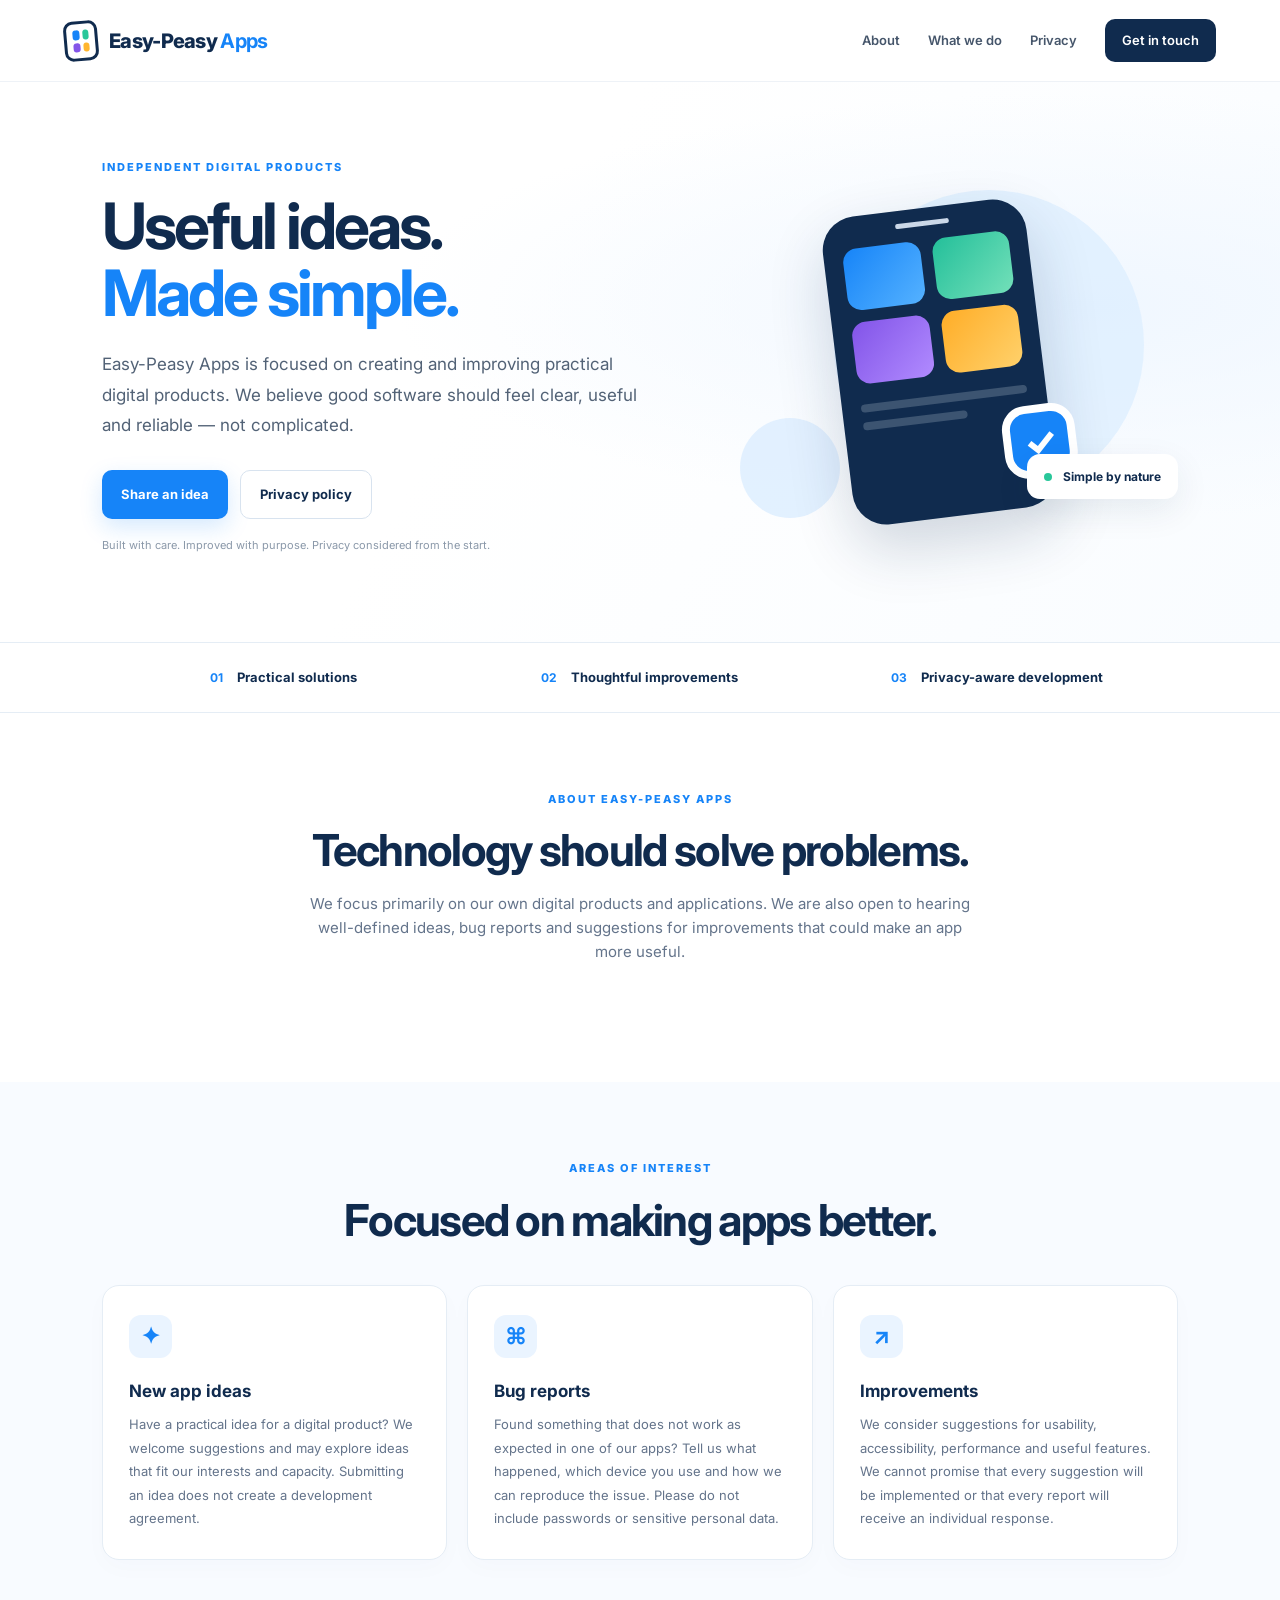
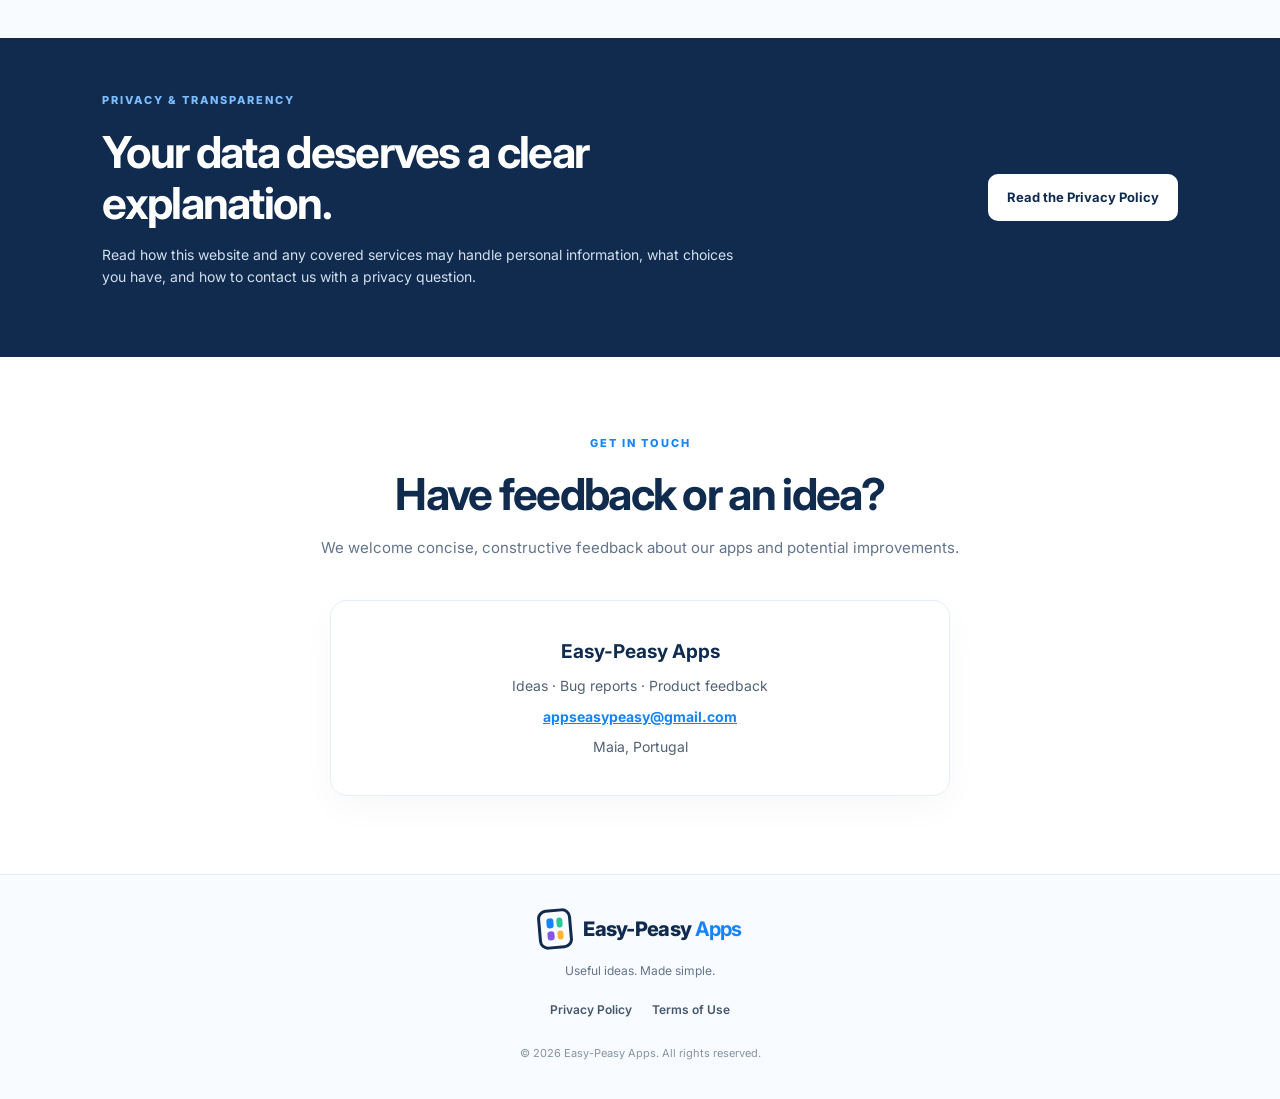
<file: index.html>
<!doctype html>
<html lang="en">
<head>
<meta charset="utf-8"><meta name="viewport" content="width=device-width,initial-scale=1">
<meta name="description" content="Easy-Peasy Apps builds and maintains useful digital products, with a focus on simplicity, reliability and privacy.">
<meta name="theme-color" content="#102b4e">
<title>Easy-Peasy Apps | Simple by design</title>
<link rel="canonical" href="https://easy-peasy-apps.com/">
<link rel="stylesheet" href="styles.css">
</head>
<body>
<header class="site-header">
  <a class="brand" href="#home" aria-label="Easy-Peasy Apps home"><span class="brand-mark" aria-hidden="true"><span></span><span></span><span></span><span></span></span><span class="brand-name">Easy-Peasy <b>Apps</b></span></a>
  <button class="menu-toggle" aria-label="Open menu" aria-expanded="false">☰</button>
  <nav class="nav"><a href="#about">About</a><a href="#focus">What we do</a><a href="#privacy">Privacy</a><a class="nav-cta" href="#contact">Get in touch</a></nav>
</header>
<main>
<section class="hero" id="home">
 <div class="hero-copy"><p class="eyebrow">INDEPENDENT DIGITAL PRODUCTS</p><h1>Useful ideas.<br><span>Made simple.</span></h1>
 <p class="hero-text">Easy-Peasy Apps is focused on creating and improving practical digital products. We believe good software should feel clear, useful and reliable — not complicated.</p>
 <div class="hero-actions"><a class="button primary" href="#contact">Share an idea</a><a class="button secondary" href="#privacy">Privacy policy</a></div>
 <p class="microcopy">Built with care. Improved with purpose. Privacy considered from the start.</p></div>
 <div class="hero-art" role="img" aria-label="Illustration of a smartphone with colourful app tiles"><div class="orb orb-one"></div><div class="orb orb-two"></div><div class="phone"><div class="phone-speaker"></div><div class="app-grid"><i class="tile blue"></i><i class="tile green"></i><i class="tile purple"></i><i class="tile orange"></i></div><div class="phone-line"></div><div class="phone-line short"></div><div class="check">✓</div></div><div class="floating-card"><span class="dot"></span> Simple by nature</div></div>
</section>
<section class="trust-strip"><div><strong>01</strong><span>Practical solutions</span></div><div><strong>02</strong><span>Thoughtful improvements</span></div><div><strong>03</strong><span>Privacy-aware development</span></div></section>
<section class="section" id="about"><div class="section-heading"><p class="eyebrow">ABOUT EASY-PEASY APPS</p><h2>Technology should solve problems.</h2><p>We focus primarily on our own digital products and applications. We are also open to hearing well-defined ideas, bug reports and suggestions for improvements that could make an app more useful.</p></div></section>
<section class="section process-section" id="focus"><div class="section-heading"><p class="eyebrow">AREAS OF INTEREST</p><h2>Focused on making apps better.</h2></div><div class="cards">
<article class="card"><div class="card-icon">✦</div><h3>New app ideas</h3><p>Have a practical idea for a digital product? We welcome suggestions and may explore ideas that fit our interests and capacity. Submitting an idea does not create a development agreement.</p></article>
<article class="card"><div class="card-icon">⌘</div><h3>Bug reports</h3><p>Found something that does not work as expected in one of our apps? Tell us what happened, which device you use and how we can reproduce the issue. Please do not include passwords or sensitive personal data.</p></article>
<article class="card"><div class="card-icon">↗</div><h3>Improvements</h3><p>We consider suggestions for usability, accessibility, performance and useful features. We cannot promise that every suggestion will be implemented or that every report will receive an individual response.</p></article>
</div></section>
<section class="privacy-callout" id="privacy"><div><p class="eyebrow">PRIVACY & TRANSPARENCY</p><h2>Your data deserves a clear explanation.</h2><p>Read how this website and any covered services may handle personal information, what choices you have, and how to contact us with a privacy question.</p></div><a class="button light" href="privacy-policy.html">Read the Privacy Policy</a></section>
<section class="section contact-section" id="contact"><div class="section-heading"><p class="eyebrow">GET IN TOUCH</p><h2>Have feedback or an idea?</h2><p>We welcome concise, constructive feedback about our apps and potential improvements.</p></div><div class="contact-panel"><p><strong>Easy-Peasy Apps</strong></p><p>Ideas · Bug reports · Product feedback</p><p><a href="mailto:appseasypeasy@gmail.com">appseasypeasy@gmail.com</a></p><p>Maia, Portugal</p></div></section>
</main>
<footer class="site-footer"><a class="brand footer-brand" href="#home"><span class="brand-mark" aria-hidden="true"><span></span><span></span><span></span><span></span></span><span class="brand-name">Easy-Peasy <b>Apps</b></span></a><p>Useful ideas. Made simple.</p><div class="footer-links"><a href="privacy-policy.html">Privacy Policy</a><a href="terms-of-use.html">Terms of Use</a></div><small>© <span id="year"></span> Easy-Peasy Apps. All rights reserved.</small></footer>
<script src="script.js"></script>
</body></html>
</file>
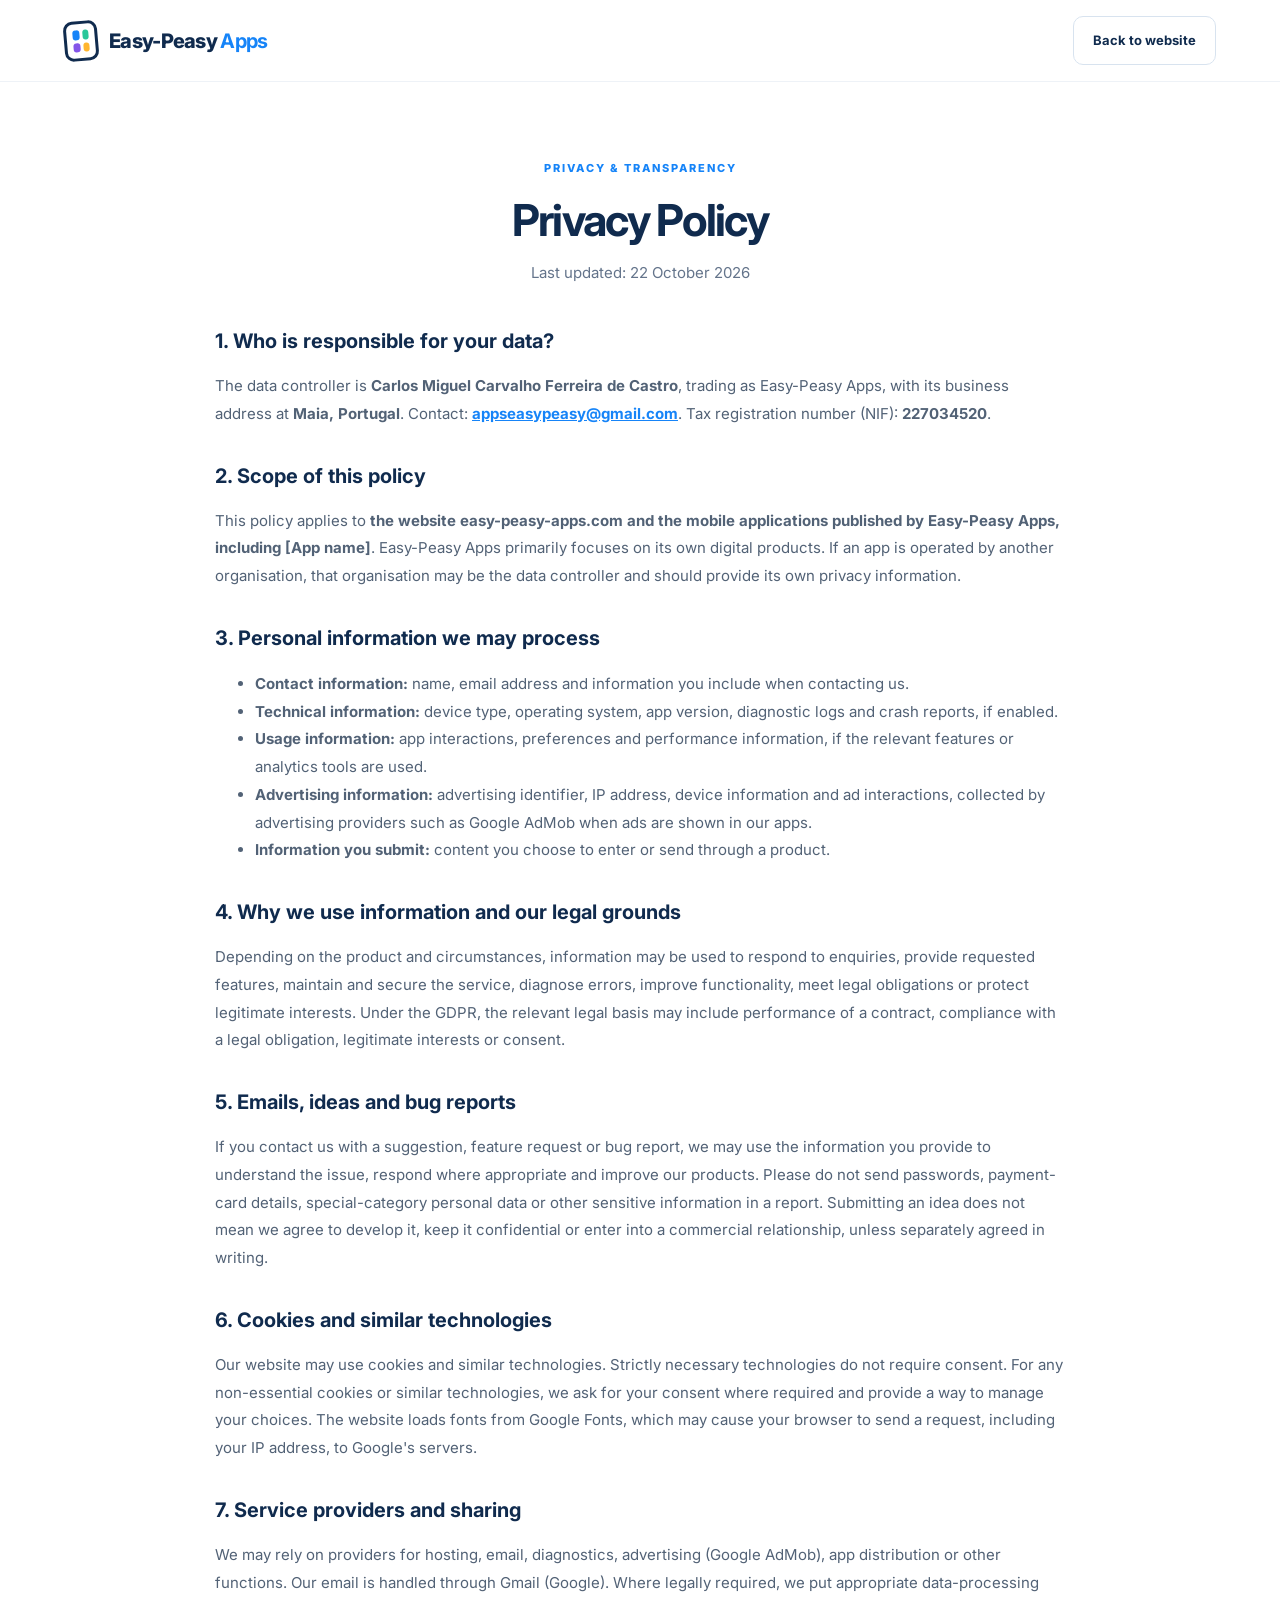
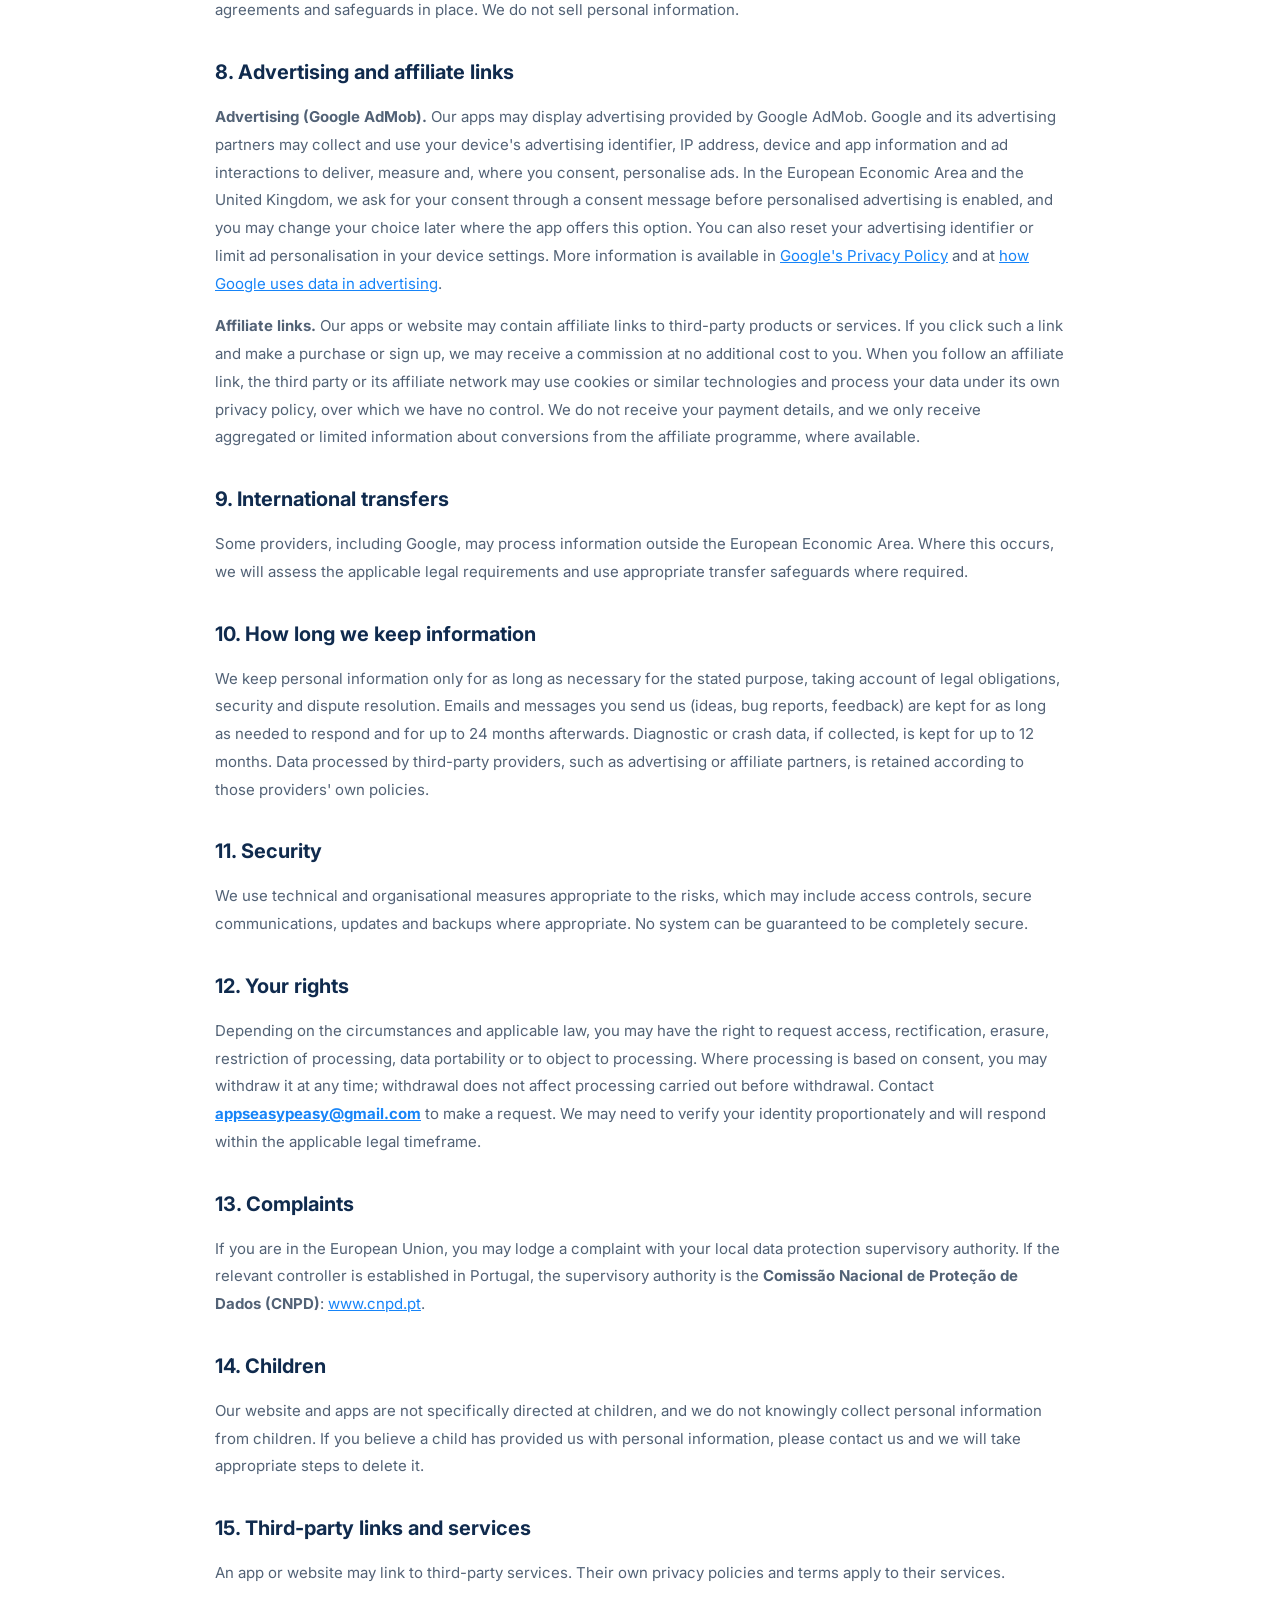
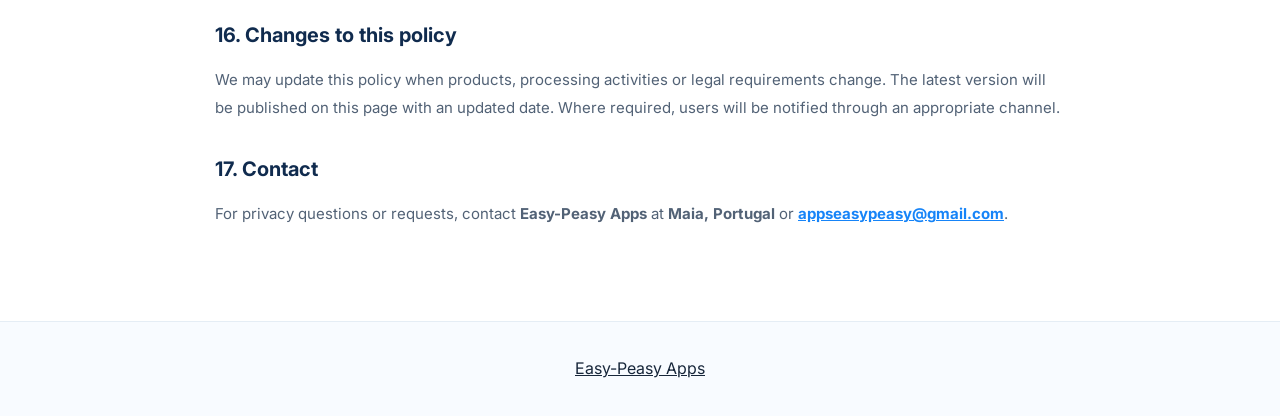
<file: privacy-policy.html>
<!doctype html>
<html lang="en"><head><meta charset="utf-8"><meta name="viewport" content="width=device-width,initial-scale=1"><meta name="robots" content="index,follow"><title>Privacy Policy | Easy-Peasy Apps</title><link rel="stylesheet" href="styles.css"></head><body>
<header class="site-header"><a class="brand" href="index.html"><span class="brand-mark" aria-hidden="true"><span></span><span></span><span></span><span></span></span><span class="brand-name">Easy-Peasy <b>Apps</b></span></a><a class="button secondary" href="index.html">Back to website</a></header>
<main class="section"><div class="section-heading"><p class="eyebrow">PRIVACY & TRANSPARENCY</p><h1>Privacy Policy</h1><p>Last updated: 22 October 2026</p></div><div class="legal-content">
<h2>1. Who is responsible for your data?</h2><p>The data controller is <strong>Carlos Miguel Carvalho Ferreira de Castro</strong>, trading as Easy-Peasy Apps, with its business address at <strong>Maia, Portugal</strong>. Contact: <strong><a href="mailto:appseasypeasy@gmail.com">appseasypeasy@gmail.com</a></strong>. Tax registration number (NIF): <strong>227034520</strong>.</p>
<h2>2. Scope of this policy</h2><p>This policy applies to <strong>the website easy-peasy-apps.com and the mobile applications published by Easy-Peasy Apps, including [App name]</strong>. Easy-Peasy Apps primarily focuses on its own digital products. If an app is operated by another organisation, that organisation may be the data controller and should provide its own privacy information.</p>
<h2>3. Personal information we may process</h2><ul><li><strong>Contact information:</strong> name, email address and information you include when contacting us.</li><li><strong>Technical information:</strong> device type, operating system, app version, diagnostic logs and crash reports, if enabled.</li><li><strong>Usage information:</strong> app interactions, preferences and performance information, if the relevant features or analytics tools are used.</li><li><strong>Advertising information:</strong> advertising identifier, IP address, device information and ad interactions, collected by advertising providers such as Google AdMob when ads are shown in our apps.</li><li><strong>Information you submit:</strong> content you choose to enter or send through a product.</li></ul>
<h2>4. Why we use information and our legal grounds</h2><p>Depending on the product and circumstances, information may be used to respond to enquiries, provide requested features, maintain and secure the service, diagnose errors, improve functionality, meet legal obligations or protect legitimate interests. Under the GDPR, the relevant legal basis may include performance of a contract, compliance with a legal obligation, legitimate interests or consent.</p>
<h2>5. Emails, ideas and bug reports</h2><p>If you contact us with a suggestion, feature request or bug report, we may use the information you provide to understand the issue, respond where appropriate and improve our products. Please do not send passwords, payment-card details, special-category personal data or other sensitive information in a report. Submitting an idea does not mean we agree to develop it, keep it confidential or enter into a commercial relationship, unless separately agreed in writing.</p>
<h2>6. Cookies and similar technologies</h2><p>Our website may use cookies and similar technologies. Strictly necessary technologies do not require consent. For any non-essential cookies or similar technologies, we ask for your consent where required and provide a way to manage your choices. The website loads fonts from Google Fonts, which may cause your browser to send a request, including your IP address, to Google's servers.</p>
<h2>7. Service providers and sharing</h2><p>We may rely on providers for hosting, email, diagnostics, advertising (Google AdMob), app distribution or other functions. Our email is handled through Gmail (Google). Where legally required, we put appropriate data-processing agreements and safeguards in place. We do not sell personal information.</p>
<h2>8. Advertising and affiliate links</h2><p><strong>Advertising (Google AdMob).</strong> Our apps may display advertising provided by Google AdMob. Google and its advertising partners may collect and use your device's advertising identifier, IP address, device and app information and ad interactions to deliver, measure and, where you consent, personalise ads. In the European Economic Area and the United Kingdom, we ask for your consent through a consent message before personalised advertising is enabled, and you may change your choice later where the app offers this option. You can also reset your advertising identifier or limit ad personalisation in your device settings. More information is available in <a href="https://policies.google.com/privacy" target="_blank" rel="noopener noreferrer">Google's Privacy Policy</a> and at <a href="https://policies.google.com/technologies/ads" target="_blank" rel="noopener noreferrer">how Google uses data in advertising</a>.</p><p><strong>Affiliate links.</strong> Our apps or website may contain affiliate links to third-party products or services. If you click such a link and make a purchase or sign up, we may receive a commission at no additional cost to you. When you follow an affiliate link, the third party or its affiliate network may use cookies or similar technologies and process your data under its own privacy policy, over which we have no control. We do not receive your payment details, and we only receive aggregated or limited information about conversions from the affiliate programme, where available.</p>
<h2>9. International transfers</h2><p>Some providers, including Google, may process information outside the European Economic Area. Where this occurs, we will assess the applicable legal requirements and use appropriate transfer safeguards where required.</p>
<h2>10. How long we keep information</h2><p>We keep personal information only for as long as necessary for the stated purpose, taking account of legal obligations, security and dispute resolution. Emails and messages you send us (ideas, bug reports, feedback) are kept for as long as needed to respond and for up to 24 months afterwards. Diagnostic or crash data, if collected, is kept for up to 12 months. Data processed by third-party providers, such as advertising or affiliate partners, is retained according to those providers' own policies.</p>
<h2>11. Security</h2><p>We use technical and organisational measures appropriate to the risks, which may include access controls, secure communications, updates and backups where appropriate. No system can be guaranteed to be completely secure.</p>
<h2>12. Your rights</h2><p>Depending on the circumstances and applicable law, you may have the right to request access, rectification, erasure, restriction of processing, data portability or to object to processing. Where processing is based on consent, you may withdraw it at any time; withdrawal does not affect processing carried out before withdrawal. Contact <strong><a href="mailto:appseasypeasy@gmail.com">appseasypeasy@gmail.com</a></strong> to make a request. We may need to verify your identity proportionately and will respond within the applicable legal timeframe.</p>
<h2>13. Complaints</h2><p>If you are in the European Union, you may lodge a complaint with your local data protection supervisory authority. If the relevant controller is established in Portugal, the supervisory authority is the <strong>Comissão Nacional de Proteção de Dados (CNPD)</strong>: <a href="https://www.cnpd.pt/" target="_blank" rel="noopener noreferrer">www.cnpd.pt</a>.</p>
<h2>14. Children</h2><p>Our website and apps are not specifically directed at children, and we do not knowingly collect personal information from children. If you believe a child has provided us with personal information, please contact us and we will take appropriate steps to delete it.</p>
<h2>15. Third-party links and services</h2><p>An app or website may link to third-party services. Their own privacy policies and terms apply to their services.</p>
<h2>16. Changes to this policy</h2><p>We may update this policy when products, processing activities or legal requirements change. The latest version will be published on this page with an updated date. Where required, users will be notified through an appropriate channel.</p>
<h2>17. Contact</h2><p>For privacy questions or requests, contact <strong>Easy-Peasy Apps</strong> at <strong>Maia, Portugal</strong> or <strong><a href="mailto:appseasypeasy@gmail.com">appseasypeasy@gmail.com</a></strong>.</p></div></main><footer class="site-footer"><a href="index.html">Easy-Peasy Apps</a></footer></body></html>
</file>
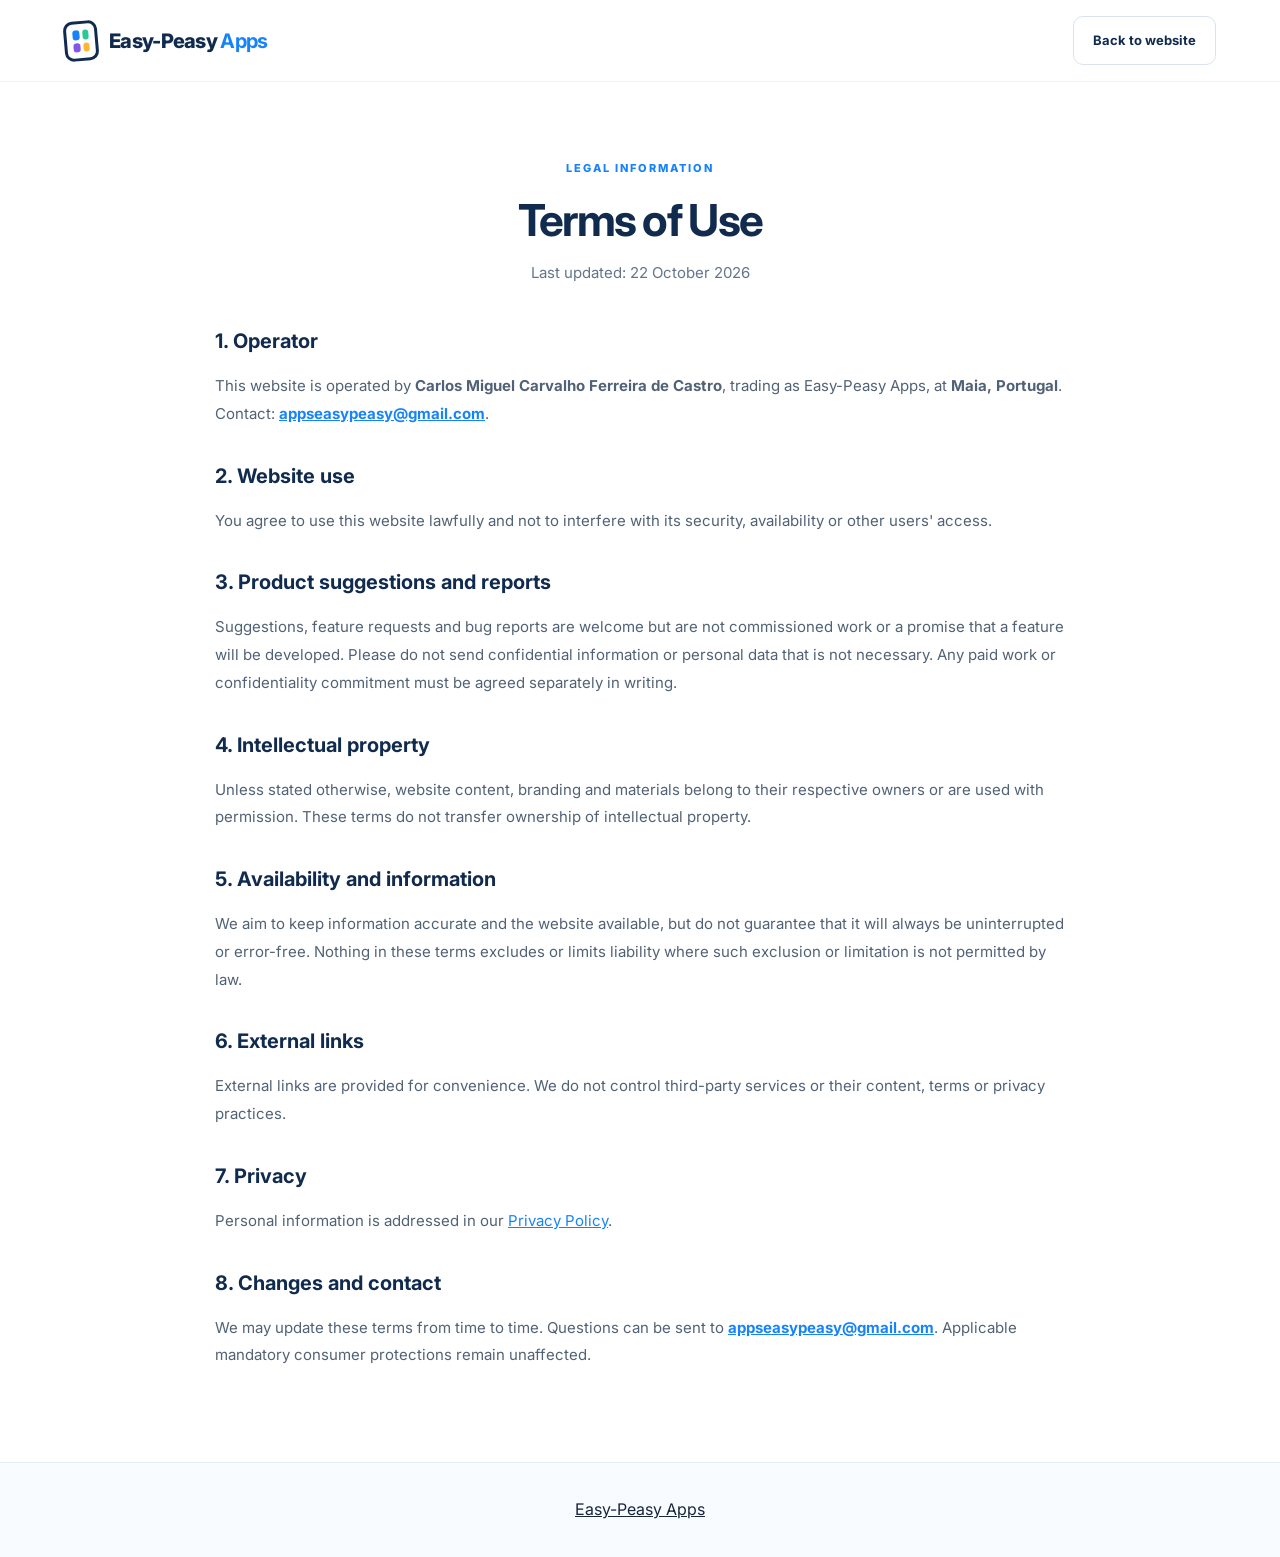
<file: terms-of-use.html>
<!doctype html><html lang="en"><head><meta charset="utf-8"><meta name="viewport" content="width=device-width,initial-scale=1"><title>Terms of Use | Easy-Peasy Apps</title><link rel="stylesheet" href="styles.css"></head><body><header class="site-header"><a class="brand" href="index.html"><span class="brand-mark" aria-hidden="true"><span></span><span></span><span></span><span></span></span><span class="brand-name">Easy-Peasy <b>Apps</b></span></a><a class="button secondary" href="index.html">Back to website</a></header><main class="section"><div class="section-heading"><p class="eyebrow">LEGAL INFORMATION</p><h1>Terms of Use</h1><p>Last updated: 22 October 2026</p></div><div class="legal-content"><h2>1. Operator</h2><p>This website is operated by <strong>Carlos Miguel Carvalho Ferreira de Castro</strong>, trading as Easy-Peasy Apps, at <strong>Maia, Portugal</strong>. Contact: <strong><a href="mailto:appseasypeasy@gmail.com">appseasypeasy@gmail.com</a></strong>.</p><h2>2. Website use</h2><p>You agree to use this website lawfully and not to interfere with its security, availability or other users' access.</p><h2>3. Product suggestions and reports</h2><p>Suggestions, feature requests and bug reports are welcome but are not commissioned work or a promise that a feature will be developed. Please do not send confidential information or personal data that is not necessary. Any paid work or confidentiality commitment must be agreed separately in writing.</p><h2>4. Intellectual property</h2><p>Unless stated otherwise, website content, branding and materials belong to their respective owners or are used with permission. These terms do not transfer ownership of intellectual property.</p><h2>5. Availability and information</h2><p>We aim to keep information accurate and the website available, but do not guarantee that it will always be uninterrupted or error-free. Nothing in these terms excludes or limits liability where such exclusion or limitation is not permitted by law.</p><h2>6. External links</h2><p>External links are provided for convenience. We do not control third-party services or their content, terms or privacy practices.</p><h2>7. Privacy</h2><p>Personal information is addressed in our <a href="privacy-policy.html">Privacy Policy</a>.</p><h2>8. Changes and contact</h2><p>We may update these terms from time to time. Questions can be sent to <strong><a href="mailto:appseasypeasy@gmail.com">appseasypeasy@gmail.com</a></strong>. Applicable mandatory consumer protections remain unaffected.</p></div></main><footer class="site-footer"><a href="index.html">Easy-Peasy Apps</a></footer></body></html>
</file>
<file: styles.css>
@import url('https://fonts.googleapis.com/css2?family=Inter:wght@400;500;600;700;800&display=swap');
:root{--navy:#102b4e;--blue:#1684f8;--sky:#eaf4ff;--ink:#17263a;--muted:#64748b;--line:#e5edf5;--green:#29c79a;--orange:#ffb52e}
*{box-sizing:border-box}html{scroll-behavior:smooth}body{margin:0;font-family:Inter,Arial,sans-serif;color:var(--ink);line-height:1.6}a{color:inherit}.site-header{height:82px;display:flex;align-items:center;justify-content:space-between;padding:0 max(5vw,24px);border-bottom:1px solid #eef2f7;background:#ffffffed;position:sticky;top:0;z-index:10;backdrop-filter:blur(12px)}.brand{display:flex;align-items:center;gap:11px;text-decoration:none}.brand-name{font-size:20px;font-weight:800;letter-spacing:-.7px;color:var(--navy)}.brand-name b{color:var(--blue)}.brand-mark{width:34px;height:40px;border:3px solid var(--navy);border-radius:9px;display:grid;grid-template-columns:1fr 1fr;gap:3px;padding:6px;transform:rotate(-5deg)}.brand-mark span{border-radius:3px;background:var(--blue)}.brand-mark span:nth-child(2){background:var(--green)}.brand-mark span:nth-child(3){background:#8455e8}.brand-mark span:nth-child(4){background:var(--orange)}.nav{display:flex;align-items:center;gap:28px}.nav a,.footer-links a{text-decoration:none;font-size:13px;font-weight:600;color:#46566b}.nav a:hover,.footer-links a:hover{color:var(--blue)}.nav .nav-cta{background:var(--navy);color:#fff;padding:11px 17px;border-radius:10px}.menu-toggle{display:none;border:0;background:none;font-size:25px;color:var(--navy)}.hero{min-height:560px;padding:76px max(8vw,28px);display:grid;grid-template-columns:1.08fr .92fr;align-items:center;gap:40px;overflow:hidden;background:radial-gradient(ellipse at 85% 40%,#f0f7ff 0,transparent 45%),linear-gradient(120deg,#fff 40%,#f9fcff)}.eyebrow{font-size:11px;letter-spacing:2px;font-weight:800;color:var(--blue);margin:0 0 17px}.hero h1{font-size:clamp(42px,5vw,68px);line-height:1.04;letter-spacing:-3px;color:var(--navy);margin:0 0 23px}.hero h1 span{color:var(--blue)}.hero-text{font-size:17px;color:#526276;max-width:570px;line-height:1.8}.hero-actions{display:flex;gap:12px;flex-wrap:wrap;margin:29px 0 18px}.button{display:inline-flex;align-items:center;justify-content:center;padding:13px 19px;border-radius:10px;text-decoration:none;font-size:13px;font-weight:700}.primary{background:var(--blue);color:white;box-shadow:0 8px 22px #1684f82e}.secondary{border:1px solid #d8e3ef;color:var(--navy);background:#fff}.microcopy{font-size:11px;color:#8a98a9}.hero-art{height:390px;position:relative;display:flex;align-items:center;justify-content:center}.orb{position:absolute;border-radius:50%;background:#dceeff}.orb-one{width:310px;height:310px;right:7%;top:6%;opacity:.7}.orb-two{width:100px;height:100px;left:8%;bottom:10%;opacity:.8}.phone{z-index:1;width:205px;height:310px;background:var(--navy);border-radius:34px;padding:32px 19px 20px;box-shadow:0 25px 60px #102b4e30;transform:rotate(-7deg);position:relative}.phone-speaker{position:absolute;top:13px;left:75px;width:54px;height:5px;background:#cbd8e8;border-radius:10px}.app-grid{display:grid;grid-template-columns:1fr 1fr;gap:12px}.tile{height:62px;border-radius:14px;display:block}.tile.blue{background:linear-gradient(135deg,#1684f8,#55b2ff)}.tile.green{background:linear-gradient(135deg,#23bf9a,#73e0b9)}.tile.purple{background:linear-gradient(135deg,#8254e8,#b18bff)}.tile.orange{background:linear-gradient(135deg,#ffad27,#ffd16b)}.phone-line{height:8px;border-radius:9px;background:#3c5471;margin-top:20px}.phone-line.short{width:63%;margin-top:10px}.check{position:absolute;bottom:28px;right:-24px;width:73px;height:73px;border:8px solid white;background:var(--blue);color:#fff;border-radius:24px;display:grid;place-items:center;font-size:37px;font-weight:800}.floating-card{position:absolute;z-index:2;right:0;bottom:58px;padding:13px 17px;border-radius:13px;background:white;box-shadow:0 12px 35px #102b4e15;font-size:12px;font-weight:700;color:var(--navy)}.dot{display:inline-block;width:8px;height:8px;background:var(--green);border-radius:50%;margin-right:8px}.trust-strip{display:grid;grid-template-columns:repeat(3,1fr);padding:24px 9%;border-top:1px solid var(--line);border-bottom:1px solid var(--line);gap:20px}.trust-strip div{display:flex;gap:14px;align-items:center;justify-content:center}.trust-strip strong{font-size:12px;color:var(--blue)}.trust-strip span{font-size:13px;font-weight:700;color:var(--navy)}.section{padding:78px max(8vw,28px)}.section-heading{max-width:680px;margin:0 auto 40px;text-align:center}.section-heading h1,.section-heading h2,.privacy-callout h2{font-size:clamp(30px,3.6vw,44px);line-height:1.15;letter-spacing:-1.7px;color:var(--navy);margin:0 0 16px}.section-heading>p:last-child{color:var(--muted);font-size:15px}.cards{display:grid;grid-template-columns:repeat(3,1fr);gap:20px;max-width:1100px;margin:auto}.card{padding:29px 26px;border:1px solid var(--line);border-radius:17px;background:white;box-shadow:0 8px 25px #102b4e05}.card-icon{width:43px;height:43px;display:grid;place-items:center;background:var(--sky);border-radius:12px;color:var(--blue);font-size:23px;font-weight:700}.card h3{font-size:17px;color:var(--navy);margin:20px 0 8px}.card p{font-size:13px;color:var(--muted);margin:0;line-height:1.8}.process-section{background:#f8fbff}.privacy-callout{padding:54px max(8vw,28px);background:var(--navy);color:white;display:flex;align-items:center;justify-content:space-between;gap:40px}.privacy-callout>div{max-width:650px}.privacy-callout .eyebrow{color:#7ebdff}.privacy-callout h2{color:white}.privacy-callout p:not(.eyebrow){color:#d2dfef;font-size:14px}.button.light{background:white;color:var(--navy);white-space:nowrap}.contact-panel{max-width:620px;margin:auto;border:1px solid var(--line);border-radius:17px;padding:28px;text-align:center;box-shadow:0 12px 35px #102b4e08}.contact-panel p{margin:8px 0;color:#526276;font-size:14px}.contact-panel strong{font-size:19px;color:var(--navy)}.contact-panel a{color:var(--blue);font-weight:700}.placeholder-note{font-size:12px!important;color:#92400e!important;background:#fff8e8;padding:10px;border-radius:8px}.site-footer{padding:34px max(5vw,24px);background:#f8fbff;text-align:center;border-top:1px solid var(--line)}.footer-brand{justify-content:center}.site-footer>p{font-size:12px;color:var(--muted)}.footer-links{display:flex;justify-content:center;gap:20px;margin:20px 0}.footer-links a{font-size:12px}.site-footer small{font-size:11px;color:#8794a5}.legal-content{max-width:850px;margin:auto}.legal-content h2{font-size:20px;color:var(--navy);margin:32px 0 8px}.legal-content p,.legal-content li{font-size:15px;color:#526276;line-height:1.85}.legal-content a{color:var(--blue)}.legal-warning{background:#fff8e8;border-left:4px solid #f59e0b;padding:16px;margin-top:30px;color:#694b16;font-size:14px}
@media(max-width:760px){.site-header{height:70px}.menu-toggle{display:block}.nav{display:none;position:absolute;top:69px;left:0;right:0;background:#fff;padding:20px 25px 25px;box-shadow:0 12px 20px #102b4e12;flex-direction:column;align-items:stretch;gap:17px}.nav.open{display:flex}.nav a{font-size:14px}.hero{grid-template-columns:1fr;padding-top:55px;padding-bottom:35px;text-align:center;gap:5px}.hero-text{margin-left:auto;margin-right:auto}.hero-actions{justify-content:center}.hero-art{height:320px}.phone{transform:scale(.85) rotate(-7deg)}.floating-card{right:3%;bottom:35px}.trust-strip{padding:20px 18px;grid-template-columns:1fr;gap:14px}.trust-strip div{justify-content:flex-start}.section{padding:60px 22px}.cards{grid-template-columns:1fr}.privacy-callout{padding:45px 24px;flex-direction:column;align-items:flex-start;gap:15px}.privacy-callout .button{white-space:normal}.footer-links{flex-wrap:wrap}}
</file>
